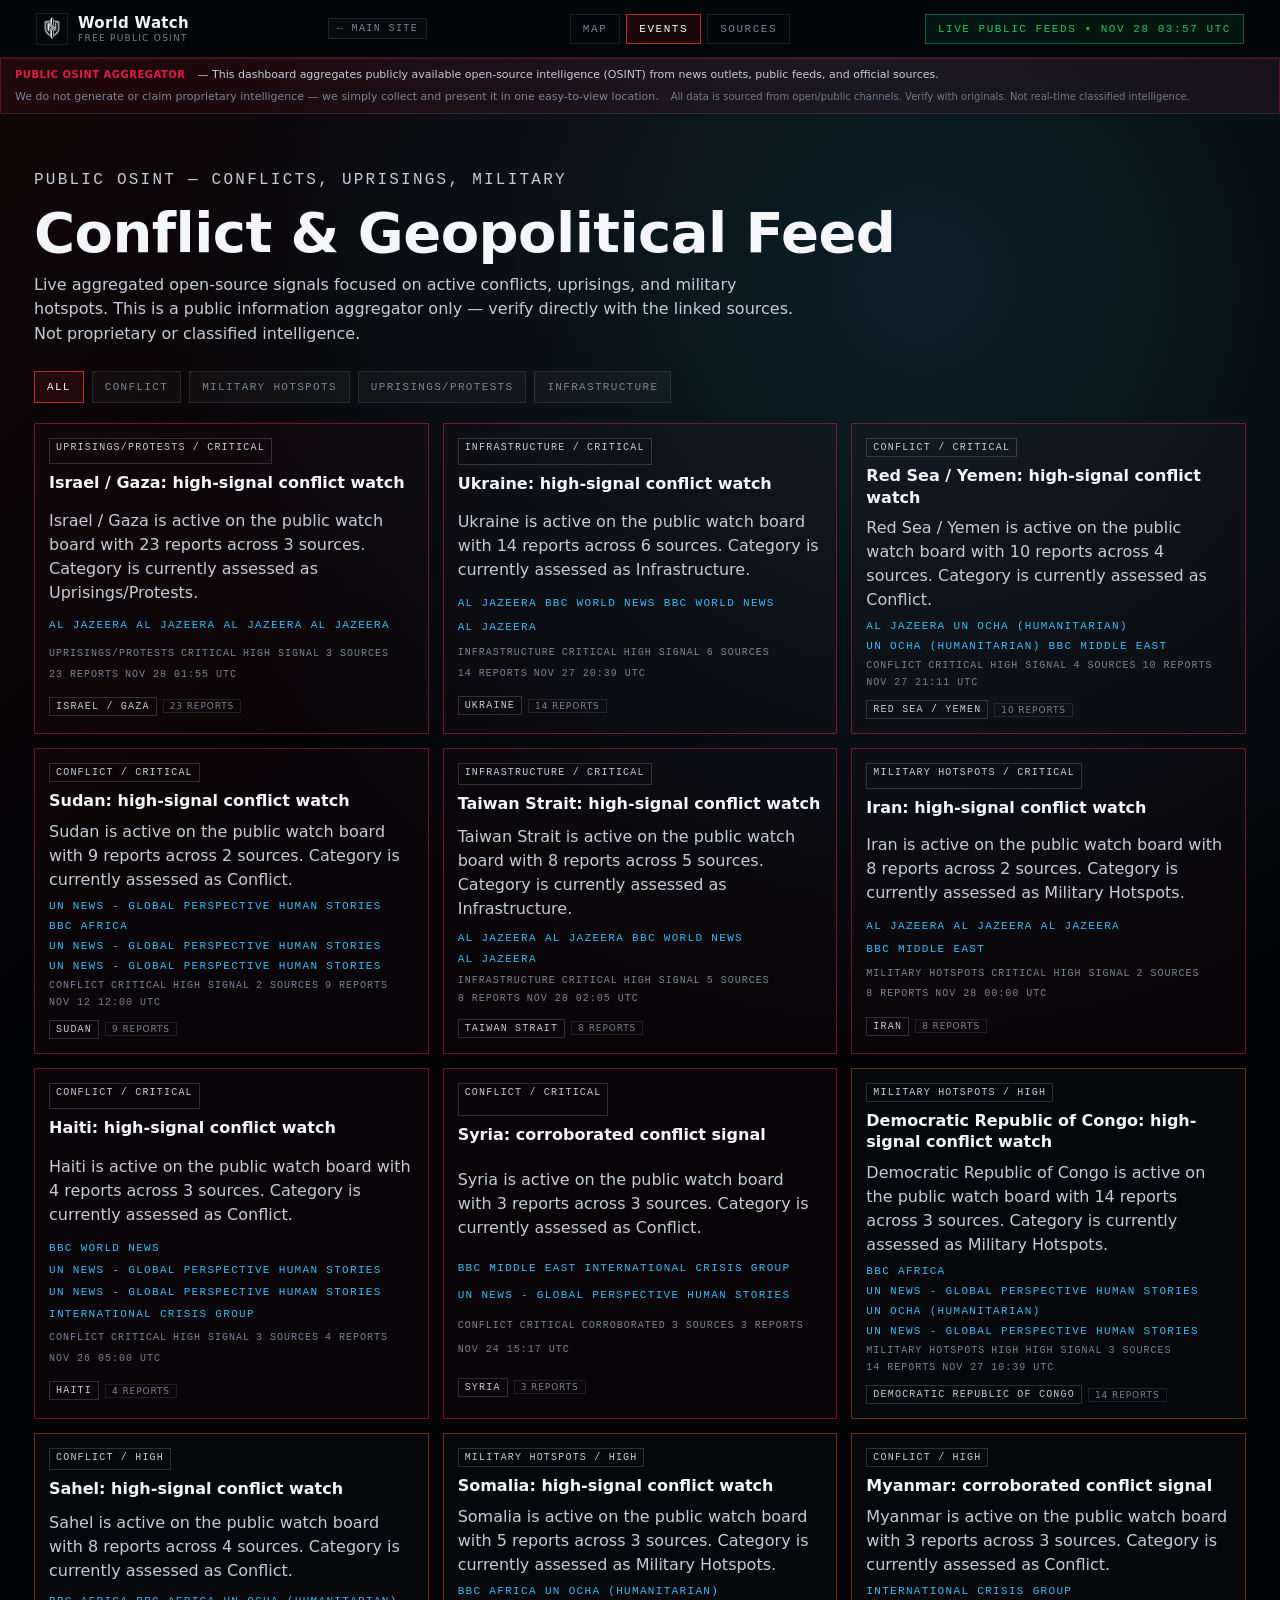
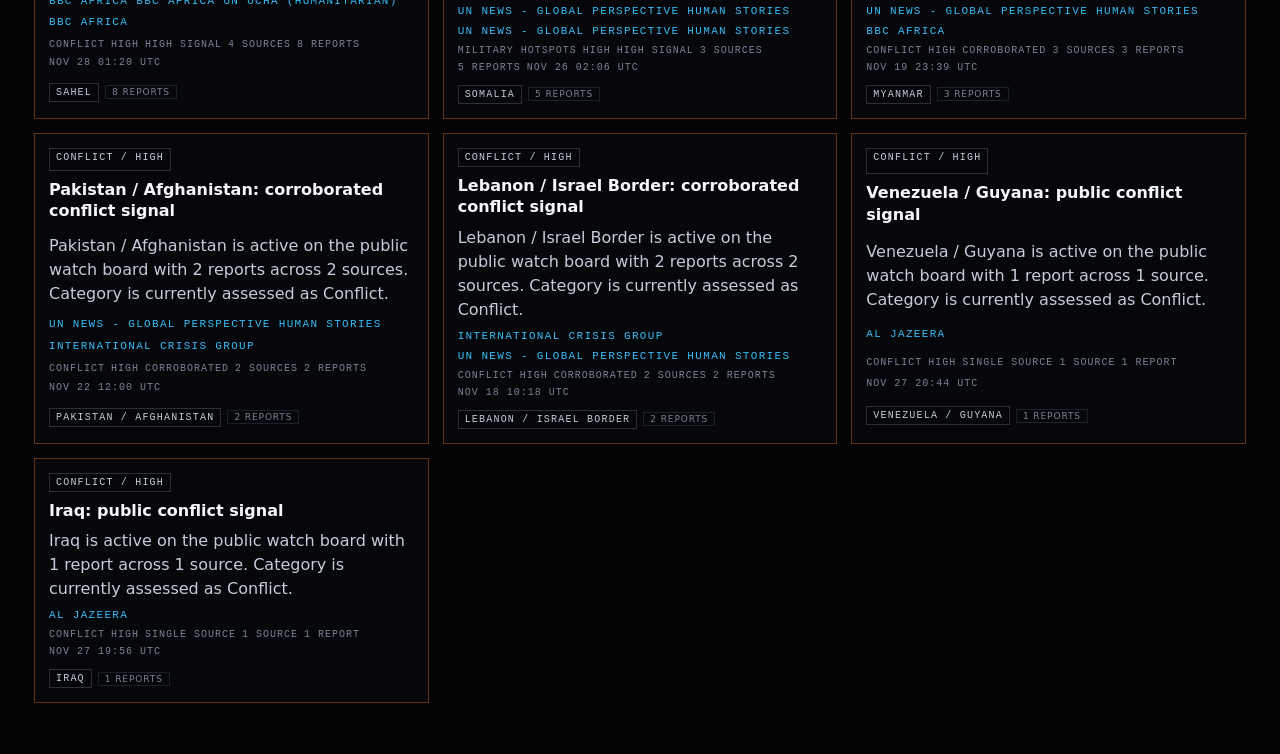
<file: events.html>
<!doctype html>
<html lang="en">
  <head>
    <meta charset="utf-8" />
    <meta name="viewport" content="width=device-width, initial-scale=1" />
    <title>Events | Nergalith World Watch — Conflict &amp; Geopolitical OSINT Feed</title>
    <meta name="description" content="Nergalith World Watch Events — full public OSINT feed for active conflicts, uprisings, military hotspots. Aggregates open sources only. Free, no account required." />
    <link rel="stylesheet" href="styles.css?v=20261026-country-view" />
  </head>
  <body>
    <div class="site-shell">
      <header class="topbar">
        <a class="brand" href="index.html" aria-label="World Watch home">
          <img src="assets/nergalith-logo-glow.png" alt="" />
          <span>
            <strong>World Watch</strong>
            <small>Free Public OSINT</small>
          </span>
        </a>
        <a class="home-link" href="https://nergalith.com" target="_blank" rel="noopener" aria-label="Back to main Nergalith site">← Main Site</a>
        <nav class="nav" aria-label="Nergalith World Watch pages">
          <a href="index.html">Map</a>
          <a class="active" href="events.html">Events</a>
          <a href="sources.html">Sources</a>
        </nav>
        <div class="status-pill" id="feed-status">Loading OSINT feed</div>
      </header>

      <div class="feed-mode-banner" id="feed-mode-banner" role="status" hidden></div>

      <!-- Prominent OSINT disclaimer (exact same as index.html) -->
      <div class="osint-disclaimer" role="note" aria-label="Public OSINT disclaimer">
        <strong>PUBLIC OSINT AGGREGATOR</strong> — This dashboard aggregates publicly available open-source intelligence (OSINT) from news outlets, public feeds, and official sources. 
        <span>We do not generate or claim proprietary intelligence — we simply collect and present it in one easy-to-view location.</span>
        <span class="disclaimer-meta">All data is sourced from open/public channels. Verify with originals. Not real-time classified intelligence.</span>
      </div>

      <main class="page-layout">
        <section class="page-head">
          <p class="eyebrow">PUBLIC OSINT — CONFLICTS, UPRISINGS, MILITARY</p>
          <h1>Conflict &amp; Geopolitical Feed</h1>
          <p>Live aggregated open-source signals focused on active conflicts, uprisings, and military hotspots. This is a public information aggregator only — verify directly with the linked sources. Not proprietary or classified intelligence.</p>
        </section>

        <section class="filter-row" id="event-filters"></section>
        <section class="event-grid" id="event-grid"></section>
      </main>
    </div>

    <script src="app.js?v=20261026-country-view"></script>
  </body>
</html>
</file>
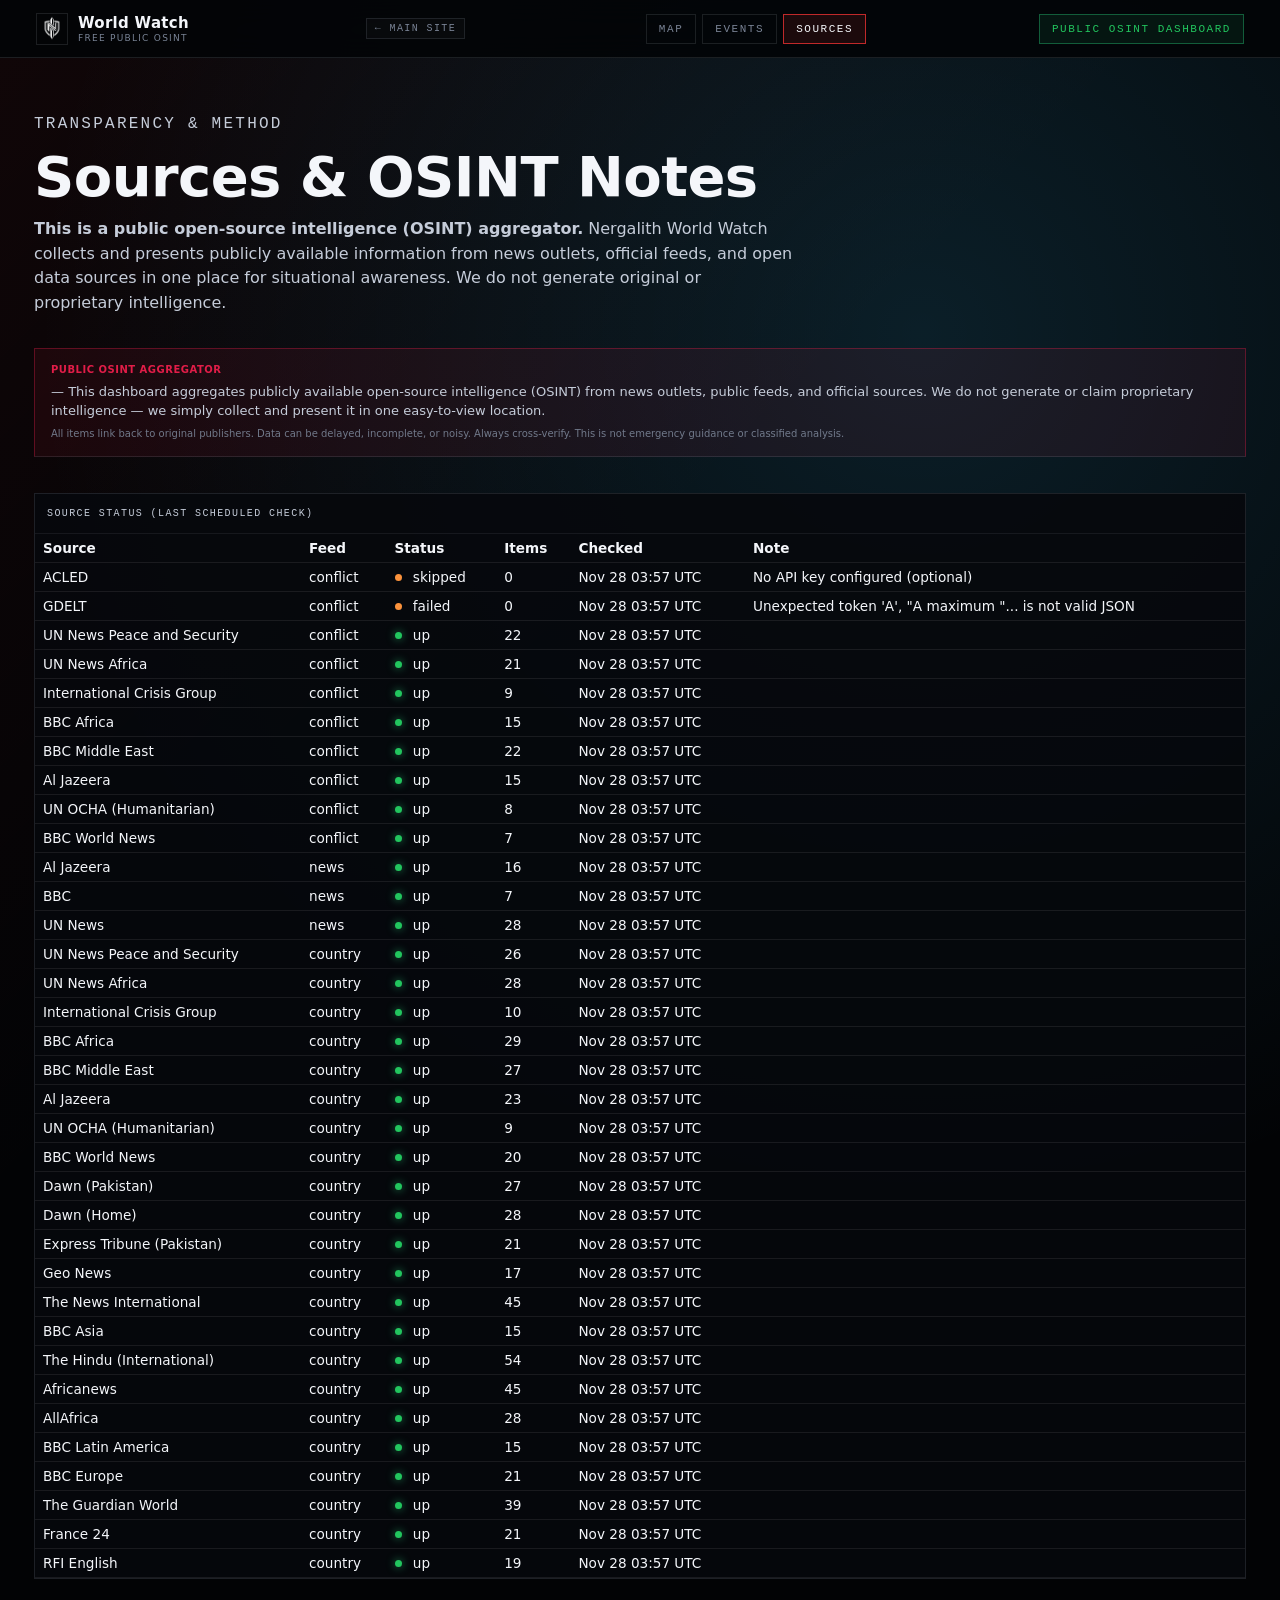
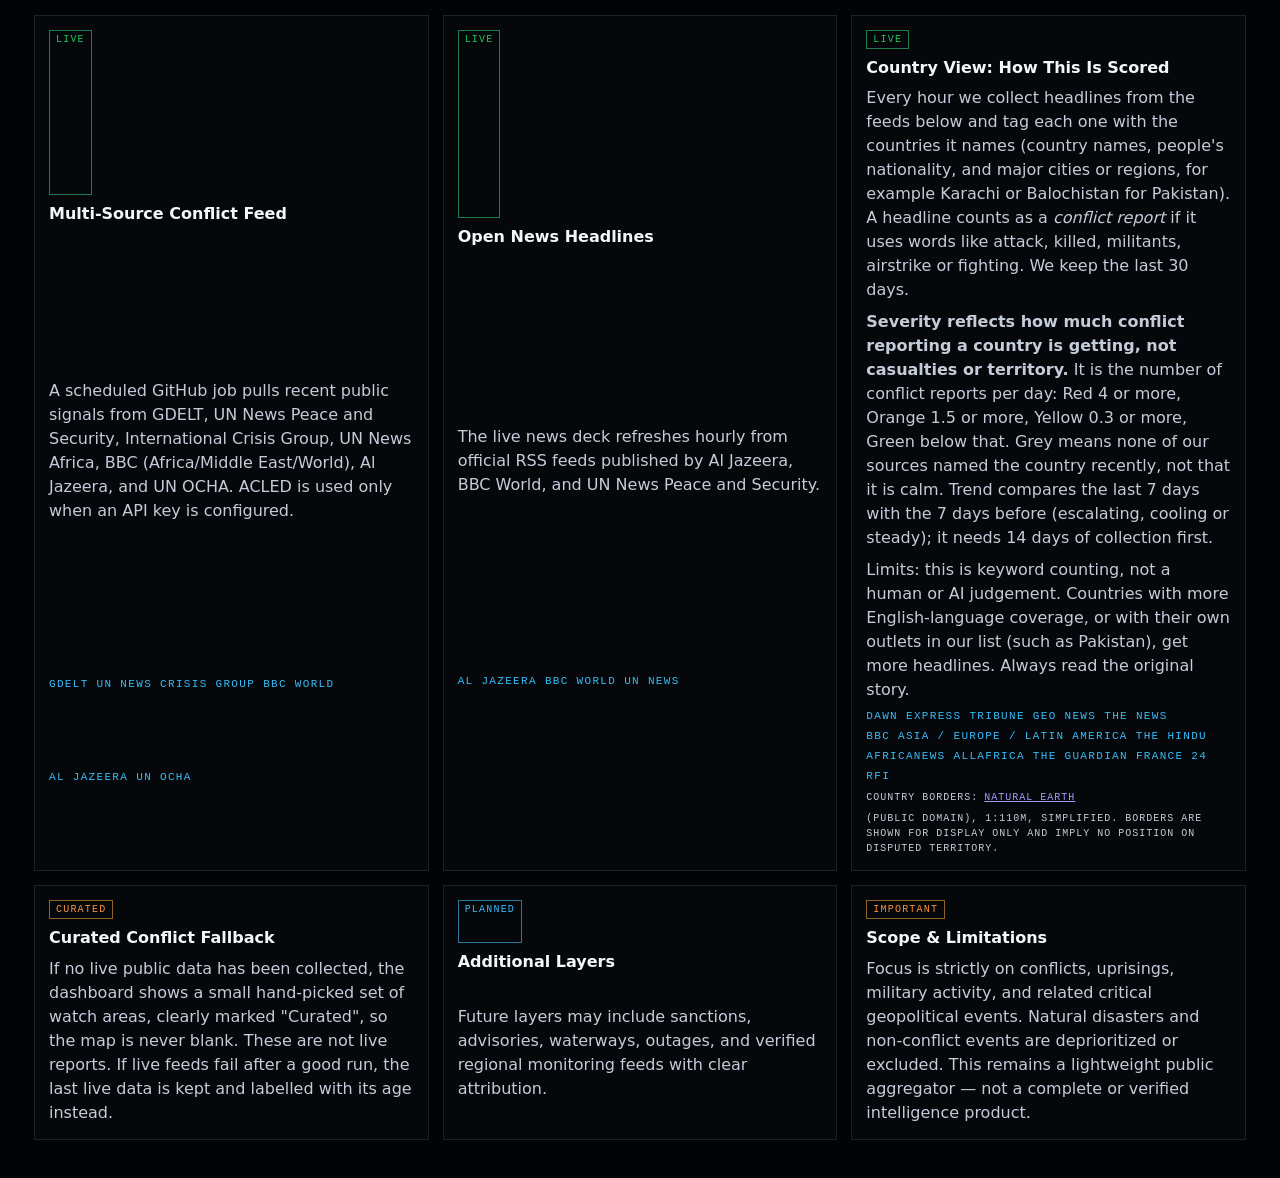
<file: sources.html>
<!doctype html>
<html lang="en">
  <head>
    <meta charset="utf-8" />
    <meta name="viewport" content="width=device-width, initial-scale=1" />
    <title>Sources &amp; OSINT Notes | Nergalith World Watch — Public Data Transparency</title>
    <meta name="description" content="Nergalith World Watch Sources — full list of public OSINT feeds, RSS, GDELT, curated fallbacks for conflicts, uprisings, military. Aggregates open sources only." />
    <link rel="stylesheet" href="styles.css?v=20261026-country-view" />
  </head>
  <body>
    <div class="site-shell">
      <header class="topbar">
        <a class="brand" href="index.html" aria-label="World Watch home">
          <img src="assets/nergalith-logo-glow.png" alt="" />
          <span>
            <strong>World Watch</strong>
            <small>Free Public OSINT</small>
          </span>
        </a>
        <a class="home-link" href="https://nergalith.com" target="_blank" rel="noopener" aria-label="Back to main Nergalith site">← Main Site</a>
        <nav class="nav" aria-label="Nergalith World Watch pages">
          <a href="index.html">Map</a>
          <a href="events.html">Events</a>
          <a class="active" href="sources.html">Sources</a>
        </nav>
        <div class="status-pill">PUBLIC OSINT DASHBOARD</div>
      </header>

      <main class="page-layout">
        <section class="page-head">
          <p class="eyebrow">TRANSPARENCY &amp; METHOD</p>
          <h1>Sources &amp; OSINT Notes</h1>
          <p><strong>This is a public open-source intelligence (OSINT) aggregator.</strong> Nergalith World Watch collects and presents publicly available information from news outlets, official feeds, and open data sources in one place for situational awareness. We do not generate original or proprietary intelligence.</p>
        </section>

        <!-- Exact prominent disclaimer as requested -->
        <section class="osint-disclaimer disclaimer-page" role="note">
          <strong>PUBLIC OSINT AGGREGATOR</strong> — This dashboard aggregates publicly available open-source intelligence (OSINT) from news outlets, public feeds, and official sources. 
          We do not generate or claim proprietary intelligence — we simply collect and present it in one easy-to-view location.
          <span class="disclaimer-meta">All items link back to original publishers. Data can be delayed, incomplete, or noisy. Always cross-verify. This is not emergency guidance or classified analysis.</span>
        </section>

        <section class="panel source-status-panel">
          <div class="panel-head"><span>Source Status (last scheduled check)</span></div>
          <div id="source-status-table"><p class="meta">Loading source status…</p></div>
        </section>

        <section class="source-grid">
          <article class="source-card">
            <span class="tag live">Live</span>
            <h2>Multi-Source Conflict Feed</h2>
            <p>A scheduled GitHub job pulls recent public signals from GDELT, UN News Peace and Security, International Crisis Group, UN News Africa, BBC (Africa/Middle East/World), Al Jazeera, and UN OCHA. ACLED is used only when an API key is configured.</p>
            <div class="source-stack">
              <a class="source-link" href="https://www.gdeltproject.org/" target="_blank" rel="noopener">GDELT</a>
              <a class="source-link" href="https://news.un.org/en/news/topic/peace-and-security" target="_blank" rel="noopener">UN News</a>
              <a class="source-link" href="https://www.crisisgroup.org/" target="_blank" rel="noopener">Crisis Group</a>
              <a class="source-link" href="https://www.bbc.com/news/world" target="_blank" rel="noopener">BBC World</a>
              <a class="source-link" href="https://www.aljazeera.com/" target="_blank" rel="noopener">Al Jazeera</a>
              <a class="source-link" href="https://www.unocha.org/" target="_blank" rel="noopener">UN OCHA</a>
            </div>
          </article>
          <article class="source-card">
            <span class="tag live">Live</span>
            <h2>Open News Headlines</h2>
            <p>The live news deck refreshes hourly from official RSS feeds published by Al Jazeera, BBC World, and UN News Peace and Security.</p>
            <div class="source-stack">
              <a class="source-link" href="https://www.aljazeera.com/" target="_blank" rel="noopener">Al Jazeera</a>
              <a class="source-link" href="https://www.bbc.com/news/world" target="_blank" rel="noopener">BBC World</a>
              <a class="source-link" href="https://news.un.org/" target="_blank" rel="noopener">UN News</a>
            </div>
          </article>
          <article class="source-card" id="country-scoring">
            <span class="tag live">Live</span>
            <h2>Country View: How This Is Scored</h2>
            <p>Every hour we collect headlines from the feeds below and tag each one with the countries it names (country names, people's nationality, and major cities or regions, for example Karachi or Balochistan for Pakistan). A headline counts as a <em>conflict report</em> if it uses words like attack, killed, militants, airstrike or fighting. We keep the last 30 days.</p>
            <p><strong>Severity reflects how much conflict reporting a country is getting, not casualties or territory.</strong> It is the number of conflict reports per day: Red 4 or more, Orange 1.5 or more, Yellow 0.3 or more, Green below that. Grey means none of our sources named the country recently, not that it is calm. Trend compares the last 7 days with the 7 days before (escalating, cooling or steady); it needs 14 days of collection first.</p>
            <p>Limits: this is keyword counting, not a human or AI judgement. Countries with more English-language coverage, or with their own outlets in our list (such as Pakistan), get more headlines. Always read the original story.</p>
            <div class="source-stack">
              <a class="source-link" href="https://www.dawn.com/" target="_blank" rel="noopener">Dawn</a>
              <a class="source-link" href="https://tribune.com.pk/" target="_blank" rel="noopener">Express Tribune</a>
              <a class="source-link" href="https://www.geo.tv/" target="_blank" rel="noopener">Geo News</a>
              <a class="source-link" href="https://www.thenews.com.pk/" target="_blank" rel="noopener">The News</a>
              <a class="source-link" href="https://www.bbc.com/news/world/asia" target="_blank" rel="noopener">BBC Asia / Europe / Latin America</a>
              <a class="source-link" href="https://www.thehindu.com/news/international/" target="_blank" rel="noopener">The Hindu</a>
              <a class="source-link" href="https://www.africanews.com/" target="_blank" rel="noopener">Africanews</a>
              <a class="source-link" href="https://allafrica.com/" target="_blank" rel="noopener">AllAfrica</a>
              <a class="source-link" href="https://www.theguardian.com/world" target="_blank" rel="noopener">The Guardian</a>
              <a class="source-link" href="https://www.france24.com/en/" target="_blank" rel="noopener">France 24</a>
              <a class="source-link" href="https://www.rfi.fr/en/" target="_blank" rel="noopener">RFI</a>
            </div>
            <p class="meta">Country borders: <a href="https://www.naturalearthdata.com/" target="_blank" rel="noopener">Natural Earth</a> (public domain), 1:110m, simplified. Borders are shown for display only and imply no position on disputed territory.</p>
          </article>
          <article class="source-card">
            <span class="tag note">Curated</span>
            <h2>Curated Conflict Fallback</h2>
            <p>If no live public data has been collected, the dashboard shows a small hand-picked set of watch areas, clearly marked "Curated", so the map is never blank. These are not live reports. If live feeds fail after a good run, the last live data is kept and labelled with its age instead.</p>
          </article>
          <article class="source-card">
            <span class="tag planned">Planned</span>
            <h2>Additional Layers</h2>
            <p>Future layers may include sanctions, advisories, waterways, outages, and verified regional monitoring feeds with clear attribution.</p>
          </article>
          <article class="source-card">
            <span class="tag note">Important</span>
            <h2>Scope &amp; Limitations</h2>
            <p>Focus is strictly on conflicts, uprisings, military activity, and related critical geopolitical events. Natural disasters and non-conflict events are deprioritized or excluded. This remains a lightweight public aggregator — not a complete or verified intelligence product.</p>
          </article>
        </section>
      </main>
    </div>
    <script src="app.js?v=20261026-country-view"></script>
  </body>
</html>
</file>
<file: styles.css>
:root {
  color-scheme: dark;
  --bg: #020305;
  --panel: rgba(6, 8, 12, 0.92);
  --panel-strong: #05070a;
  --panel-elev: #0a0d12;
  --text: #f4f6fa;
  --soft: #c5ccd9;
  --muted: #7a8496;
  --line: rgba(200, 210, 230, 0.12);
  --red: #e11d48;
  --red-soft: #f43f5e;
  --orange: #f97316;
  --amber: #fb923c;
  --cyan: #38bdf8;
  --green: #22c55e;
  --blue: #3b82f6;
  --alert: #ef4444;
}

* { box-sizing: border-box; }

body {
  margin: 0;
  min-height: 100vh;
  background:
    radial-gradient(circle at 72% 12%, rgba(66, 200, 255, 0.14), transparent 34%),
    linear-gradient(135deg, rgba(255, 55, 55, 0.06), transparent 30%),
    var(--bg);
  color: var(--text);
  font-family: Inter, ui-sans-serif, system-ui, -apple-system, BlinkMacSystemFont, "Segoe UI", sans-serif;
}

body.dashboard-page {
  height: 100vh;
  overflow: hidden;
}

button, a { font: inherit; }

.site-shell { min-height: 100vh; }

.dashboard-shell {
  min-height: 100vh;
  height: auto; /* allow content (esp. news feed) to extend and enable page scrolling */
  display: grid;
  grid-template-rows: auto auto auto minmax(0, 1fr) auto; /* last row auto so news-strip not clipped */
  overflow: visible; /* prevent clipping of bottom content */
}

.dashboard-page .dashboard-shell {
  min-height: 0;
  height: 100vh;
  grid-template-rows: auto auto auto minmax(0, 1fr);
  overflow: hidden;
}

/* ── Topbar ──────────────────────────────────────────────────────────────────── */

.topbar {
  position: sticky;
  top: 0;
  z-index: 20;
  min-height: 58px;
  display: flex;
  align-items: center;
  justify-content: space-between;
  gap: 16px;
  padding: 9px clamp(14px, 3vw, 36px);
  border-bottom: 1px solid var(--line);
  background: rgba(3, 5, 7, 0.92);
  backdrop-filter: blur(18px);
}

.brand {
  display: flex;
  align-items: center;
  gap: 10px;
  color: var(--text);
  text-decoration: none;
  flex-shrink: 0;
}

.brand img {
  width: 32px;
  height: 32px;
  object-fit: cover;
  border: 1px solid var(--line);
}

.brand strong, .brand small { display: block; }

.brand strong {
  font-size: 15px;
  letter-spacing: 0.02em;
}

.brand small {
  color: var(--muted);
  font-size: 9px;
  letter-spacing: 0.14em;
  text-transform: uppercase;
  margin-top: 1px;
}

.nav {
  display: flex;
  align-items: center;
  flex-wrap: wrap;
  gap: 6px;
}

.nav a {
  border: 1px solid var(--line);
  color: var(--muted);
  text-decoration: none;
  padding: 8px 12px;
  font-family: "Cascadia Mono", "SFMono-Regular", Consolas, monospace;
  font-size: 11px;
  letter-spacing: 0.14em;
  text-transform: uppercase;
}

.nav a.active, .nav a:hover {
  border-color: rgba(255, 55, 55, 0.72);
  color: var(--text);
  background: rgba(255, 55, 55, 0.1);
}

/* Back to Home link - subtle tactical style in header */
.home-link {
  display: inline-flex;
  align-items: center;
  font-family: "Cascadia Mono", "SFMono-Regular", Consolas, monospace;
  font-size: 10px;
  letter-spacing: 0.14em;
  text-transform: uppercase;
  color: var(--muted);
  text-decoration: none;
  padding: 4px 8px;
  border: 1px solid var(--line);
  background: rgba(255, 255, 255, 0.02);
  white-space: nowrap;
  flex-shrink: 0;
  margin-left: 4px;
  margin-right: 8px;
}
.home-link:hover {
  color: var(--text);
  border-color: rgba(255, 55, 55, 0.5);
  background: rgba(255, 55, 55, 0.08);
}

.topbar-right {
  display: flex;
  align-items: center;
  gap: 10px;
  flex-shrink: 0;
}

.utc-clock {
  color: var(--cyan);
  font-family: "Cascadia Mono", "SFMono-Regular", Consolas, monospace;
  font-size: 11px;
  letter-spacing: 0.08em;
  border: 1px solid rgba(66, 200, 255, 0.28);
  padding: 7px 10px;
  background: rgba(66, 200, 255, 0.05);
  white-space: nowrap;
}

.status-pill {
  color: var(--green);
  border: 1px solid rgba(41, 211, 125, 0.38);
  background: rgba(41, 211, 125, 0.08);
  padding: 8px 12px;
  font-family: "Cascadia Mono", "SFMono-Regular", Consolas, monospace;
  font-size: 11px;
  letter-spacing: 0.14em;
  text-transform: uppercase;
}

/* ── Intel Ticker ────────────────────────────────────────────────────────────── */

.intel-ticker {
  display: flex;
  align-items: center;
  gap: 14px;
  padding: 0 clamp(14px, 3vw, 36px);
  height: 36px;
  background: rgba(3, 5, 7, 0.96);
  border-bottom: 1px solid var(--line);
  overflow: hidden;
  font-family: "Cascadia Mono", "SFMono-Regular", Consolas, monospace;
  font-size: 11px;
  letter-spacing: 0.12em;
  text-transform: uppercase;
  white-space: nowrap;
}

.ticker-live {
  color: var(--red);
  animation: blink 1.6s ease-in-out infinite;
  flex-shrink: 0;
}

@keyframes blink {
  0%, 100% { opacity: 1; }
  50%       { opacity: 0.3; }
}

.ticker-sep {
  color: var(--line);
  flex-shrink: 0;
}

.ticker-label {
  color: var(--muted);
  flex-shrink: 0;
}

#ticker-signals { color: var(--red); }
#ticker-quakes  { color: var(--blue); }
#ticker-news    { color: var(--green); }

/* ── Main layout ─────────────────────────────────────────────────────────────── */

.map-layout {
  display: grid;
  grid-template-columns: minmax(0, 1fr) minmax(280px, 350px);
  gap: 16px;
  padding: clamp(14px, 2.5vw, 28px);
  align-items: start;
}

.operations-layout {
  min-height: 0;
  height: 100%; /* ensure it fills the grid row's 1fr height */
  display: flex; /* flex for reliable center fill with MapLibre absolute child */
  gap: 10px;
  padding: 10px;
  /* horizontal: left fixed | center flex:1 | right fixed */
}

.dashboard-page .operations-layout {
  overflow: hidden;
}

/* ── Map card ────────────────────────────────────────────────────────────────── */

.map-card {
  position: relative;
  border: 1px solid var(--line);
  background: #020407;
  overflow: hidden;
  /* height controlled by flex parent in .operations-layout */
}

/* Flex children for 3-col layout inside operations-layout */
.operations-layout > .left-stack {
  flex: 0 0 clamp(196px, 17vw, 238px);
  min-height: 0; /* allow internal scrolling grids */
  display: grid;
  grid-template-rows: auto minmax(0, 1fr);
  gap: 10px;
}

.operations-layout > .map-card {
  flex: 1 1 auto;  /* this makes the center column fill all available width/height */
  min-width: 420px;
  min-height: 600px;  /* solid minimum for map dominance */
  position: relative;
  height: 100%;  /* fill the flex item's height */
  overflow: hidden;
}

.operations-layout > .side-stack {
  flex: 0 0 clamp(286px, 22vw, 334px);
  min-height: 0;
  display: grid;
  grid-template-rows: auto minmax(0, 1fr);
  gap: 10px;
}

#world-map {
  position: absolute;
  inset: 0;
  /* Guarantee the container has real dimensions even if parent grid calc is delayed */
  min-height: inherit;
}

.map-control-panel, .selected-panel {
  position: absolute;
  z-index: 2;
  border: 1px solid var(--line);
  background: rgba(3, 5, 8, 0.82);
  backdrop-filter: blur(14px);
}

.map-control-panel {
  left: 14px;
  top: 14px;
  width: 162px;
  padding: 10px;
  display: grid;
  gap: 6px;
}

.panel-title {
  color: var(--soft);
  font-family: "Cascadia Mono", "SFMono-Regular", Consolas, monospace;
  font-size: 10px;
  letter-spacing: 0.14em;
  text-transform: uppercase;
}

.layer-toggle {
  min-height: 32px;
  border: 1px solid var(--line);
  background: rgba(255, 255, 255, 0.035);
  color: var(--muted);
  cursor: pointer;
  font-family: "Cascadia Mono", "SFMono-Regular", Consolas, monospace;
  font-size: 10px;
  letter-spacing: 0.1em;
  text-transform: uppercase;
}

.layer-toggle.active {
  border-color: rgba(66, 200, 255, 0.7);
  color: var(--text);
  background: rgba(66, 200, 255, 0.08);
}

.selected-panel {
  right: 14px;
  bottom: 14px;
  width: min(350px, calc(100% - 28px));
  padding: 12px;
  max-height: min(190px, calc(100% - 96px));
  overflow: auto;
  scrollbar-width: thin;
}

.map-label {
  position: absolute;
  top: 12px;
  left: 12px;
  z-index: 2;
  display: grid;
  gap: 4px;
  padding: 9px 12px;
  border: 1px solid var(--line);
  background: rgba(3, 5, 8, 0.84);
  font-family: "Cascadia Mono", "SFMono-Regular", Consolas, monospace;
  text-transform: uppercase;
}

.map-label span {
  color: var(--muted);
  font-size: 9px;
  letter-spacing: 0.18em;
}

.map-label strong {
  color: var(--soft);
  font-size: 11px;
  letter-spacing: 0.14em;
}

.selected-panel h2 {
  margin: 6px 0 0;
  font-size: 16px;
  line-height: 1.15;
}

.selected-panel p {
  margin: 6px 0 0;
  color: var(--soft);
  line-height: 1.35;
  font-size: 13px;
}

/* ── Side stack ──────────────────────────────────────────────────────────────── */

.side-stack {
  display: grid;
  gap: 16px;
  align-content: start;
}

.left-stack,
.operations-layout .side-stack {
  min-height: 0;
  display: grid;
  gap: 10px;
  align-content: stretch;
}

.left-stack {
  grid-template-rows: auto minmax(0, 1fr);
}

.operations-layout .side-stack {
  grid-template-rows: auto minmax(0, 1fr);
}

.panel {
  border: 1px solid var(--line);
  background: var(--panel);
}

.operations-layout .panel {
  min-height: 0;
  overflow: hidden;
}

.quake-panel,
.operations-layout .side-stack .panel:last-child {
  display: flex;
  flex-direction: column;
}

.monitor-label {
  padding: 12px 12px 8px;
  color: var(--muted);
  font-family: "Cascadia Mono", "SFMono-Regular", Consolas, monospace;
  font-size: 10px;
  letter-spacing: 0.16em;
  text-transform: uppercase;
}

.layer-bank {
  display: grid;
  gap: 7px;
  padding: 0 12px 12px;
}

.layer-bank .layer-toggle {
  min-height: 40px;
  text-align: left;
  padding-left: 12px;
}

.source-status {
  display: grid;
  gap: 10px;
  padding: 12px;
  border-top: 1px solid rgba(218, 231, 255, 0.08);
  color: var(--muted);
  font-family: "Cascadia Mono", "SFMono-Regular", Consolas, monospace;
  font-size: 9px;
  letter-spacing: 0.1em;
  text-transform: uppercase;
}

.status-dot {
  width: 7px;
  height: 7px;
  display: inline-block;
  border-radius: 50%;
  margin-right: 7px;
  vertical-align: middle;
}

.status-dot.active {
  background: var(--green);
  box-shadow: 0 0 9px rgba(41, 211, 125, 0.65);
}

.status-dot.standby {
  background: var(--amber);
}

.panel-scroll {
  flex: 1;
  min-height: 0;
  max-height: none;
  overflow: auto;
  scrollbar-width: thin;
  scrollbar-color: rgba(218, 231, 255, 0.24) transparent;
}

.panel-head {
  min-height: 40px;
  display: flex;
  justify-content: space-between;
  align-items: center;
  gap: 10px;
  padding: 0 12px;
  border-bottom: 1px solid rgba(218, 231, 255, 0.08);
  color: var(--soft);
  font-family: "Cascadia Mono", "SFMono-Regular", Consolas, monospace;
  font-size: 10px;
  letter-spacing: 0.14em;
  text-transform: uppercase;
}

.panel-head a {
  color: var(--cyan);
  text-decoration: none;
}

.badge-cyan {
  color: var(--cyan);
  font-family: "Cascadia Mono", "SFMono-Regular", Consolas, monospace;
  font-size: 10px;
  letter-spacing: 0.1em;
  text-transform: uppercase;
  border: 1px solid rgba(66, 200, 255, 0.35);
  padding: 3px 7px;
  background: rgba(66, 200, 255, 0.06);
}

/* ── Stat grid ───────────────────────────────────────────────────────────────── */

.stat-grid {
  display: grid;
  grid-template-columns: repeat(2, minmax(0, 1fr));
}

.stat-item {
  min-height: 70px;
  display: grid;
  align-content: center;
  gap: 4px;
  padding: 12px 14px;
  border-right: 1px solid rgba(218, 231, 255, 0.08);
  border-bottom: 1px solid rgba(218, 231, 255, 0.08);
}

.stat-item strong {
  color: var(--text);
  font-size: 20px;
  line-height: 1.1;
}

.stat-item span {
  color: var(--muted);
  font-family: "Cascadia Mono", "SFMono-Regular", Consolas, monospace;
  font-size: 10px;
  letter-spacing: 0.14em;
  text-transform: uppercase;
}

/* ── Compact list items ──────────────────────────────────────────────────────── */

.compact-list { display: grid; }

.list-item {
  display: grid;
  gap: 6px;
  padding: 12px 14px;
  border-bottom: 1px solid rgba(218, 231, 255, 0.07);
  cursor: pointer;
}

.list-item:hover { background: rgba(255, 55, 55, 0.07); }

.list-item h3 {
  margin: 0;
  font-size: 13px;
  line-height: 1.35;
}

.meta {
  display: flex;
  flex-wrap: wrap;
  gap: 6px;
  align-items: center;
  color: var(--muted);
  font-family: "Cascadia Mono", "SFMono-Regular", Consolas, monospace;
  font-size: 10px;
  letter-spacing: 0.1em;
  text-transform: uppercase;
}

.tag {
  width: fit-content;
  border: 1px solid rgba(255, 255, 255, 0.16);
  color: var(--soft);
  padding: 3px 6px;
  font-family: "Cascadia Mono", "SFMono-Regular", Consolas, monospace;
  font-size: 10px;
  letter-spacing: 0.12em;
  text-transform: uppercase;
}

.tag.live    { border-color: rgba(41, 211, 125, 0.58); color: var(--green); }
.tag.planned { border-color: rgba(66, 200, 255, 0.58); color: var(--cyan); }
.tag.note    { border-color: rgba(246, 164, 58, 0.58); color: var(--amber); }

/* ── Magnitude badges ────────────────────────────────────────────────────────── */

.mag-badge {
  display: inline-block;
  padding: 2px 7px;
  font-family: "Cascadia Mono", "SFMono-Regular", Consolas, monospace;
  font-size: 10px;
  font-weight: 700;
  letter-spacing: 0.06em;
  border: 1px solid currentColor;
}

.mag-critical { color: var(--red);   border-color: rgba(255,55,55,0.6);  background: rgba(255,55,55,0.1); }
.mag-high     { color: var(--amber); border-color: rgba(246,164,58,0.6); background: rgba(246,164,58,0.08); }
.mag-medium   { color: var(--blue);  border-color: rgba(74,144,255,0.6); background: rgba(74,144,255,0.08); }

/* ── Map markers ─────────────────────────────────────────────────────────────── */

.marker-event {
  width: 22px;
  height: 22px;
  display: grid;
  place-items: center;
  border-radius: 50%;
  border: 2px solid #fff;
  background: var(--red);
  color: #fff;
  font-size: 10px;
  font-weight: 800;
  cursor: pointer;
  box-shadow: 0 0 0 6px rgba(255, 55, 55, 0.18);
}

.marker-critical {
  width: 28px;
  height: 28px;
  animation: pulse-red 2s ease-in-out infinite;
}

@keyframes pulse-red {
  0%, 100% { box-shadow: 0 0 0 6px rgba(255,55,55,0.22); }
  50%       { box-shadow: 0 0 0 14px rgba(255,55,55,0.08), 0 0 28px rgba(255,55,55,0.4); }
}

.marker-high {
  background: var(--amber);
  box-shadow: 0 0 0 6px rgba(246, 164, 58, 0.17);
}

.marker-high-signal, .marker-corroborated { border-color: var(--cyan); }

/* Earthquake markers */
.marker-quake {
  width: 26px;
  height: 26px;
  display: grid;
  place-items: center;
  border-radius: 4px;
  border: 2px solid var(--blue);
  background: rgba(74, 144, 255, 0.15);
  color: var(--blue);
  font-size: 9px;
  font-weight: 700;
  font-family: "Cascadia Mono", "SFMono-Regular", Consolas, monospace;
  cursor: pointer;
}

.marker-quake-critical {
  border-color: var(--red);
  background: rgba(255, 55, 55, 0.18);
  color: var(--red);
  animation: pulse-red 2s ease-in-out infinite;
}

.marker-quake-high {
  border-color: var(--amber);
  background: rgba(246, 164, 58, 0.15);
  color: var(--amber);
}

/* ── MapLibre popup ──────────────────────────────────────────────────────────── */

.maplibregl-popup-content {
  border-radius: 0;
  border: 1px solid rgba(255, 55, 55, 0.5);
  background: #080b10;
  color: var(--text);
  font-family: "Cascadia Mono", "SFMono-Regular", Consolas, monospace;
  font-size: 12px;
}

/* ── Source / report links ───────────────────────────────────────────────────── */

.source-link {
  width: fit-content;
  color: var(--cyan);
  font-family: "Cascadia Mono", "SFMono-Regular", Consolas, monospace;
  font-size: 11px;
  letter-spacing: 0.12em;
  text-decoration: none;
  text-transform: uppercase;
}

.source-link:hover { color: var(--text); }

.source-stack { display: flex; flex-wrap: wrap; gap: 8px; }

.report-list {
  display: grid;
  gap: 6px;
  margin-top: 4px;
  padding-top: 10px;
  border-top: 1px solid rgba(218, 231, 255, 0.12);
}

.report-list a {
  display: grid;
  gap: 3px;
  padding: 8px 10px;
  border: 1px solid rgba(218, 231, 255, 0.12);
  color: var(--text);
  text-decoration: none;
  background: rgba(255, 255, 255, 0.025);
}

.report-list a:hover { border-color: rgba(66, 200, 255, 0.45); }

.report-list strong { font-size: 13px; line-height: 1.25; }

.report-list span {
  color: var(--muted);
  font-family: "Cascadia Mono", "SFMono-Regular", Consolas, monospace;
  font-size: 10px;
  letter-spacing: 0.08em;
  text-transform: uppercase;
}

/* ── News strip ──────────────────────────────────────────────────────────────── */

.news-strip {
  border-top: 1px solid var(--line);
  padding: clamp(14px, 2.5vw, 28px);
  padding-top: 0;
}

.lower-deck {
  min-height: 0;
  padding: 0 10px 10px;
  border-top: 1px solid rgba(218, 231, 255, 0.08);
  /* removed overflow:hidden to allow full news feed visibility and page scroll */
}

.dashboard-page .lower-deck {
  display: none;
}

.lower-deck .news-strip-head {
  min-height: 43px;
  margin-bottom: 9px;
}

.lower-deck .news-grid {
  grid-template-columns: repeat(4, minmax(210px, 1fr));
  gap: 8px;
  /* removed max-height + overflow:hidden so the news feed is not cut off */
}

.lower-deck .news-item {
  padding: 9px 11px;
}

.news-strip-head {
  display: flex;
  align-items: center;
  justify-content: space-between;
  gap: 14px;
  min-height: 48px;
  border-bottom: 1px solid rgba(218, 231, 255, 0.08);
  margin-bottom: 16px;
}

.news-tabs {
  display: flex;
  gap: 6px;
  flex-wrap: wrap;
}

.news-tabs button {
  border: 1px solid var(--line);
  background: rgba(255, 255, 255, 0.03);
  color: var(--muted);
  padding: 7px 12px;
  cursor: pointer;
  font-family: "Cascadia Mono", "SFMono-Regular", Consolas, monospace;
  font-size: 10px;
  letter-spacing: 0.12em;
  text-transform: uppercase;
}

.news-tabs button.active {
  border-color: rgba(66, 200, 255, 0.65);
  color: var(--text);
  background: rgba(66, 200, 255, 0.08);
}

.news-tabs button:hover:not(.active) {
  border-color: rgba(218, 231, 255, 0.28);
  color: var(--soft);
}

.news-grid {
  display: grid;
  grid-template-columns: repeat(auto-fill, minmax(280px, 1fr));
  gap: 10px;
}

.news-item {
  display: grid;
  gap: 6px;
  padding: 12px 14px;
  border: 1px solid var(--line);
  background: var(--panel);
  color: var(--text);
  text-decoration: none;
  transition: border-color 0.15s, background 0.15s;
}

.news-item:hover {
  border-color: rgba(66, 200, 255, 0.45);
  background: rgba(66, 200, 255, 0.05);
}

.news-source-tag {
  width: fit-content;
  border: 1px solid rgba(66, 200, 255, 0.35);
  color: var(--cyan);
  padding: 2px 7px;
  font-family: "Cascadia Mono", "SFMono-Regular", Consolas, monospace;
  font-size: 9px;
  letter-spacing: 0.14em;
  text-transform: uppercase;
}

.news-title {
  font-size: 13px;
  line-height: 1.4;
  color: var(--text);
}

.news-time {
  color: var(--muted);
  font-family: "Cascadia Mono", "SFMono-Regular", Consolas, monospace;
  font-size: 10px;
  letter-spacing: 0.08em;
}

.news-loading {
  grid-column: 1 / -1;
  color: var(--muted);
  font-family: "Cascadia Mono", "SFMono-Regular", Consolas, monospace;
  font-size: 11px;
  letter-spacing: 0.1em;
  text-transform: uppercase;
  padding: 24px 0;
  text-align: center;
}

/* ── Events & Sources pages ──────────────────────────────────────────────────── */

.page-layout {
  display: grid;
  gap: 20px;
  padding: clamp(14px, 3vw, 34px);
}

.page-head {
  display: grid;
  gap: 12px;
  padding: 20px 0 4px;
}

.page-head p {
  max-width: 760px;
  color: var(--soft);
  font-size: 16px;
  line-height: 1.55;
}

.eyebrow {
  color: var(--red);
  font-family: "Cascadia Mono", "SFMono-Regular", Consolas, monospace;
  font-size: 11px;
  letter-spacing: 0.14em;
  text-transform: uppercase;
}

h1, h2, h3, p { margin: 0; }

h1 {
  font-size: clamp(28px, 5vw, 56px);
  line-height: 1;
  letter-spacing: -0.01em;
}

.filter-row {
  display: flex;
  flex-wrap: wrap;
  gap: 8px;
}

.filter-row button {
  border: 1px solid var(--line);
  background: rgba(255, 255, 255, 0.035);
  color: var(--muted);
  padding: 9px 12px;
  cursor: pointer;
  font-family: "Cascadia Mono", "SFMono-Regular", Consolas, monospace;
  font-size: 11px;
  letter-spacing: 0.12em;
  text-transform: uppercase;
}

.filter-row button.active {
  border-color: rgba(255, 55, 55, 0.72);
  color: var(--text);
  background: rgba(255, 55, 55, 0.1);
}

.event-grid, .source-grid {
  display: grid;
  grid-template-columns: repeat(3, minmax(240px, 1fr));
  gap: 14px;
}

.event-card, .source-card {
  display: grid;
  gap: 8px;
  padding: 14px;
  border: 1px solid var(--line);
  background: var(--panel);
}

.event-card:hover { background: rgba(255, 55, 55, 0.07); }

.event-card h2, .source-card h2 { font-size: 16px; line-height: 1.35; }

.event-card p, .source-card p {
  color: var(--soft);
  line-height: 1.5;
}

/* Richer tactical event cards consistent with sidebar (top-list, alerts) */
.event-card {
  border: 1px solid var(--line);
  transition: border-color 0.15s, background 0.15s;
}
.event-card.critical {
  border-color: rgba(225, 29, 72, 0.5);
  background: rgba(225, 29, 72, 0.03);
}
.event-card.high {
  border-color: rgba(249, 115, 22, 0.4);
}
.event-card .event-meta {
  display: flex;
  flex-wrap: wrap;
  gap: 6px;
  margin-top: 4px;
  align-items: center;
}
.event-card .meta-count {
  font-size: 9px;
  color: var(--muted);
  text-transform: uppercase;
  letter-spacing: 0.1em;
  padding: 1px 6px;
  border: 1px solid var(--line);
}
.event-card:hover { 
  border-color: var(--red); 
  background: rgba(255, 55, 55, 0.05);
}

/* ── Responsive ──────────────────────────────────────────────────────────────── */

@media (max-width: 1080px) {
  .dashboard-shell {
    height: auto;
    display: block;
    overflow: visible;
  }
  .operations-layout {
    display: block; /* stack for tablet */
  }
  .operations-layout > .left-stack,
  .operations-layout > .side-stack {
    display: block;
    flex: none;
    width: 100%;
  }
  .operations-layout > .map-card {
    min-height: 520px;
    height: min(68vh, 640px);
    margin: 10px 0;
  }
  .map-card {
    height: min(68vh, 640px);
    min-height: 460px;
  }
  .event-grid, .source-grid { grid-template-columns: repeat(2, minmax(220px, 1fr)); }
  .lower-deck .news-grid { grid-template-columns: repeat(2, minmax(220px, 1fr)); }
}

@media (max-width: 720px) {
  .topbar {
    position: static;
    align-items: flex-start;
    flex-direction: column;
    min-height: unset;
  }
  .topbar-right { flex-wrap: wrap; }
  .utc-clock { font-size: 10px; }
  .intel-ticker { gap: 10px; font-size: 10px; }
  .nav { justify-content: flex-start; }
  .home-link { margin: 2px 0 4px 0; } /* tighten in stacked mobile header */
  .map-card {
    height: min(62vh, 520px);
    min-height: 420px;
  }
  .operations-layout {
    display: block;
  }
  .operations-layout > .left-stack,
  .operations-layout > .side-stack,
  .operations-layout > .map-card {
    width: 100%;
    flex: none;
  }
  .map-control-panel { width: 148px; }
  .news-grid { grid-template-columns: 1fr; }
  .event-grid, .source-grid { grid-template-columns: 1fr; }
}

/* =========================================================
   TACTICAL REDESIGN ADDITIONS (World Watch — conflict focus)
   Richer dark UI, red/orange alerts, new components
   ========================================================= */

/* Prominent OSINT disclaimer */
.osint-disclaimer {
  background: rgba(225, 29, 72, 0.08);
  border: 1px solid rgba(225, 29, 72, 0.35);
  color: var(--soft);
  font-size: 11px;
  line-height: 1.45;
  padding: 8px 14px;
  margin: 0;
  border-bottom: 1px solid var(--line);
  display: flex;
  flex-wrap: wrap;
  gap: 6px 12px;
  align-items: baseline;
}
.osint-disclaimer strong {
  color: var(--red);
  letter-spacing: 0.5px;
  font-size: 10px;
  text-transform: uppercase;
}
.osint-disclaimer span {
  color: var(--muted);
}
.osint-disclaimer .disclaimer-meta {
  font-size: 10px;
  color: var(--muted);
  opacity: 0.9;
}
.disclaimer-page {
  margin: 8px 0 16px;
  padding: 14px 16px;
  font-size: 13px;
}

/* Enhanced intel ticker + prominent last-updated */
.intel-ticker {
  background: rgba(2, 3, 5, 0.98);
}
#last-updated,
.last-updated {
  margin-left: auto;
  color: var(--muted);
  font-size: 10px;
  letter-spacing: 0.08em;
  border: 1px solid var(--line);
  padding: 2px 8px;
  background: rgba(255,255,255,0.02);
}

/* Tactical layer toggles (conflict focused) */
.layer-bank .layer-toggle {
  text-align: left;
  padding: 8px 12px;
  min-height: 36px;
}
.layer-bank .layer-toggle.active {
  border-color: var(--red);
  color: var(--text);
  background: rgba(225, 29, 72, 0.12);
}

/* Snapshot grid (counters + updated) */
.snapshot-grid {
  display: grid;
  grid-template-columns: repeat(2, 1fr);
  gap: 1px;
  background: var(--line);
}
.snapshot-item {
  background: var(--panel);
  padding: 10px 12px;
  display: grid;
  gap: 2px;
}
.snapshot-item strong {
  font-size: 22px;
  line-height: 1.05;
  color: var(--text);
  font-family: "Cascadia Mono", "SFMono-Regular", Consolas, monospace;
}
.snapshot-item .label {
  font-size: 9px;
  text-transform: uppercase;
  letter-spacing: 0.12em;
  color: var(--muted);
}
.snapshot-item.critical strong { color: var(--red); }
.snapshot-item .updated {
  grid-column: 1 / -1;
  font-size: 10px;
  color: var(--cyan);
  padding-top: 4px;
  border-top: 1px solid var(--line);
  margin-top: 4px;
}

/* Top Conflicts ranked list */
.top-list {
  display: grid;
  gap: 1px;
  background: var(--line);
}
.top-item {
  background: var(--panel);
  padding: 9px 12px;
  display: grid;
  grid-template-columns: auto 1fr auto;
  gap: 8px;
  align-items: center;
  cursor: pointer;
}
.top-item:hover { background: rgba(255, 255, 255, 0.03); }
.top-item .sev {
  font-size: 10px;
  font-weight: 700;
  padding: 1px 6px;
  border: 1px solid currentColor;
  text-transform: uppercase;
  letter-spacing: 0.5px;
}
.top-item.critical .sev { color: var(--red); }
.top-item.high .sev { color: var(--orange); }
.top-item .title {
  font-size: 12px;
  line-height: 1.3;
  color: var(--text);
}
.top-item .meta {
  font-size: 9px;
  color: var(--muted);
  text-align: right;
  white-space: nowrap;
}

/* Critical Alerts */
.alert-list {
  display: grid;
  gap: 6px;
}
.alert-item {
  border: 1px solid rgba(239, 68, 68, 0.4);
  background: rgba(239, 68, 68, 0.06);
  padding: 8px 10px;
  font-size: 12px;
  line-height: 1.35;
  cursor: pointer;
}
.alert-item:hover { border-color: var(--alert); background: rgba(239, 68, 68, 0.1); }
.alert-item .title { font-weight: 600; color: var(--text); }
.alert-item .src { color: var(--cyan); font-size: 10px; }

/* Improved news cards (stronger) */
.news-item {
  padding: 10px 12px;
  gap: 5px;
}
.news-item .news-title { font-size: 12.5px; }
.news-strip-head { border-bottom-color: var(--line); }

/* Map popups (richer tactical) */
.maplibregl-popup-content {
  background: var(--panel-strong);
  border: 1px solid var(--red);
  color: var(--text);
  font-family: "Cascadia Mono", "SFMono-Regular", Consolas, monospace;
  font-size: 11px;
  line-height: 1.4;
  padding: 8px 10px;
  max-width: 280px;
}
.maplibregl-popup-content h3 {
  margin: 0 0 4px;
  font-size: 12px;
  color: var(--red);
}
.maplibregl-popup-content .meta {
  color: var(--muted);
  font-size: 9px;
}
.maplibregl-popup-content a {
  color: var(--cyan);
  text-decoration: none;
  font-size: 10px;
}

/* Stronger marker visuals + pulses for priority */
.marker-event {
  box-shadow: 0 0 0 5px rgba(225, 29, 72, 0.2);
}
.marker-critical {
  animation: pulse-red 1.8s ease-in-out infinite;
  box-shadow: 0 0 0 7px rgba(225, 29, 72, 0.28);
}
.marker-high {
  background: var(--orange);
  box-shadow: 0 0 0 5px rgba(249, 115, 22, 0.18);
}
.marker-military { background: #fb923c; color: #111; }
.marker-uprising { background: #f59e0b; }

/* Subtle data update pulse / flash helper */
.data-updated {
  animation: data-flash 900ms ease-out;
}
@keyframes data-flash {
  0% { box-shadow: 0 0 0 4px rgba(56, 189, 248, 0.35); }
  100% { box-shadow: 0 0 0 0 rgba(56, 189, 248, 0); }
}

/* Last updated / timestamps more prominent */
#last-updated,
.last-updated,
.news-time,
.meta span {
  font-family: "Cascadia Mono", "SFMono-Regular", Consolas, monospace;
}

/* Tighter panels on right stack for tactical density */
.side-stack .panel {
  border-color: var(--line);
}
.side-stack .panel-head .tag.alert {
  border-color: var(--red);
  color: var(--red);
}

/* Source status dots more alert-oriented */
.source-status .status-dot.active { background: var(--red); box-shadow: 0 0 8px rgba(225,29,72,.6); }

/* General polish for tactical feel */
.panel-head { border-bottom-color: rgba(200,210,230,.08); }
.list-item:hover { background: rgba(225, 29, 72, 0.06); }
.stat-item, .snapshot-item { border-right-color: var(--line); border-bottom-color: var(--line); }

/* Hide quake remnants if any legacy elements remain */
.quake-panel, [data-layer="earthquakes"] { display: none !important; }

/* Honest feed status (curated / stale banner + sources status table) */
.feed-mode-banner {
  margin: 8px 16px 0;
  padding: 8px 12px;
  border: 1px solid rgba(246, 164, 58, 0.58);
  border-radius: 6px;
  color: var(--amber);
  font-size: 0.9rem;
}
.feed-mode-banner[hidden] { display: none; }
.source-status-panel { margin-bottom: 16px; overflow-x: auto; }
.status-table { width: 100%; border-collapse: collapse; font-size: 0.85rem; }
.status-table th, .status-table td { text-align: left; padding: 6px 8px; border-bottom: 1px solid rgba(255, 255, 255, 0.08); }

/* ── Country view ───────────────────────────────────────── */
.country-layer-bank { display: grid; margin-bottom: 6px; }
.country-legend { display: flex; flex-wrap: wrap; gap: 4px 10px; font-size: 10px; color: var(--muted); margin: 4px 0; }
.country-legend i { display: inline-block; width: 10px; height: 10px; margin-right: 4px; vertical-align: -1px; border-radius: 2px; }
.country-note { font-size: 10px; color: var(--muted); margin: 4px 0 8px; line-height: 1.4; }
.country-note a, .country-how { color: var(--soft); }
.selected-panel.country-open { max-height: min(62%, calc(100% - 96px)); width: min(380px, calc(100% - 28px)); }
.selected-panel .country-stats { font-size: 12px; }
.selected-panel .country-sub { margin: 10px 0 4px; font-size: 11px; letter-spacing: 0.1em; text-transform: uppercase; color: var(--muted); }
.country-headlines { list-style: none; margin: 0; padding: 0; display: grid; gap: 8px; }
.country-headlines li { border-left: 2px solid var(--line); padding-left: 8px; }
.country-headlines li.is-conflict { border-left-color: #d64541; }
.country-headlines a { color: var(--text); font-size: 12px; line-height: 1.3; text-decoration: none; }
.country-headlines a:hover { text-decoration: underline; }
.country-headlines span { display: block; font-size: 10px; color: var(--muted); margin-top: 2px; }
.selected-panel .country-fine { font-size: 10px; color: var(--muted); margin-top: 10px; }
.tag.sev-red { background: rgba(214, 69, 65, 0.2); color: #ff8a86; }
.tag.sev-orange { background: rgba(232, 134, 42, 0.2); color: #ffb26b; }
.tag.sev-yellow { background: rgba(227, 200, 74, 0.2); color: #f0dc7a; }
.tag.sev-green { background: rgba(79, 157, 105, 0.2); color: #8fd3a5; }
.tag.sev-none { background: rgba(255, 255, 255, 0.06); color: var(--muted); }
.country-hover .maplibregl-popup-content { background: rgba(3, 5, 8, 0.92); color: var(--text); font-size: 11px; padding: 6px 8px; }
.country-hover .maplibregl-popup-tip { display: none; }
@media (max-width: 720px) {
  .selected-panel.country-open { left: 8px; right: 8px; bottom: 8px; width: auto; max-height: 55%; }
}
</file>
